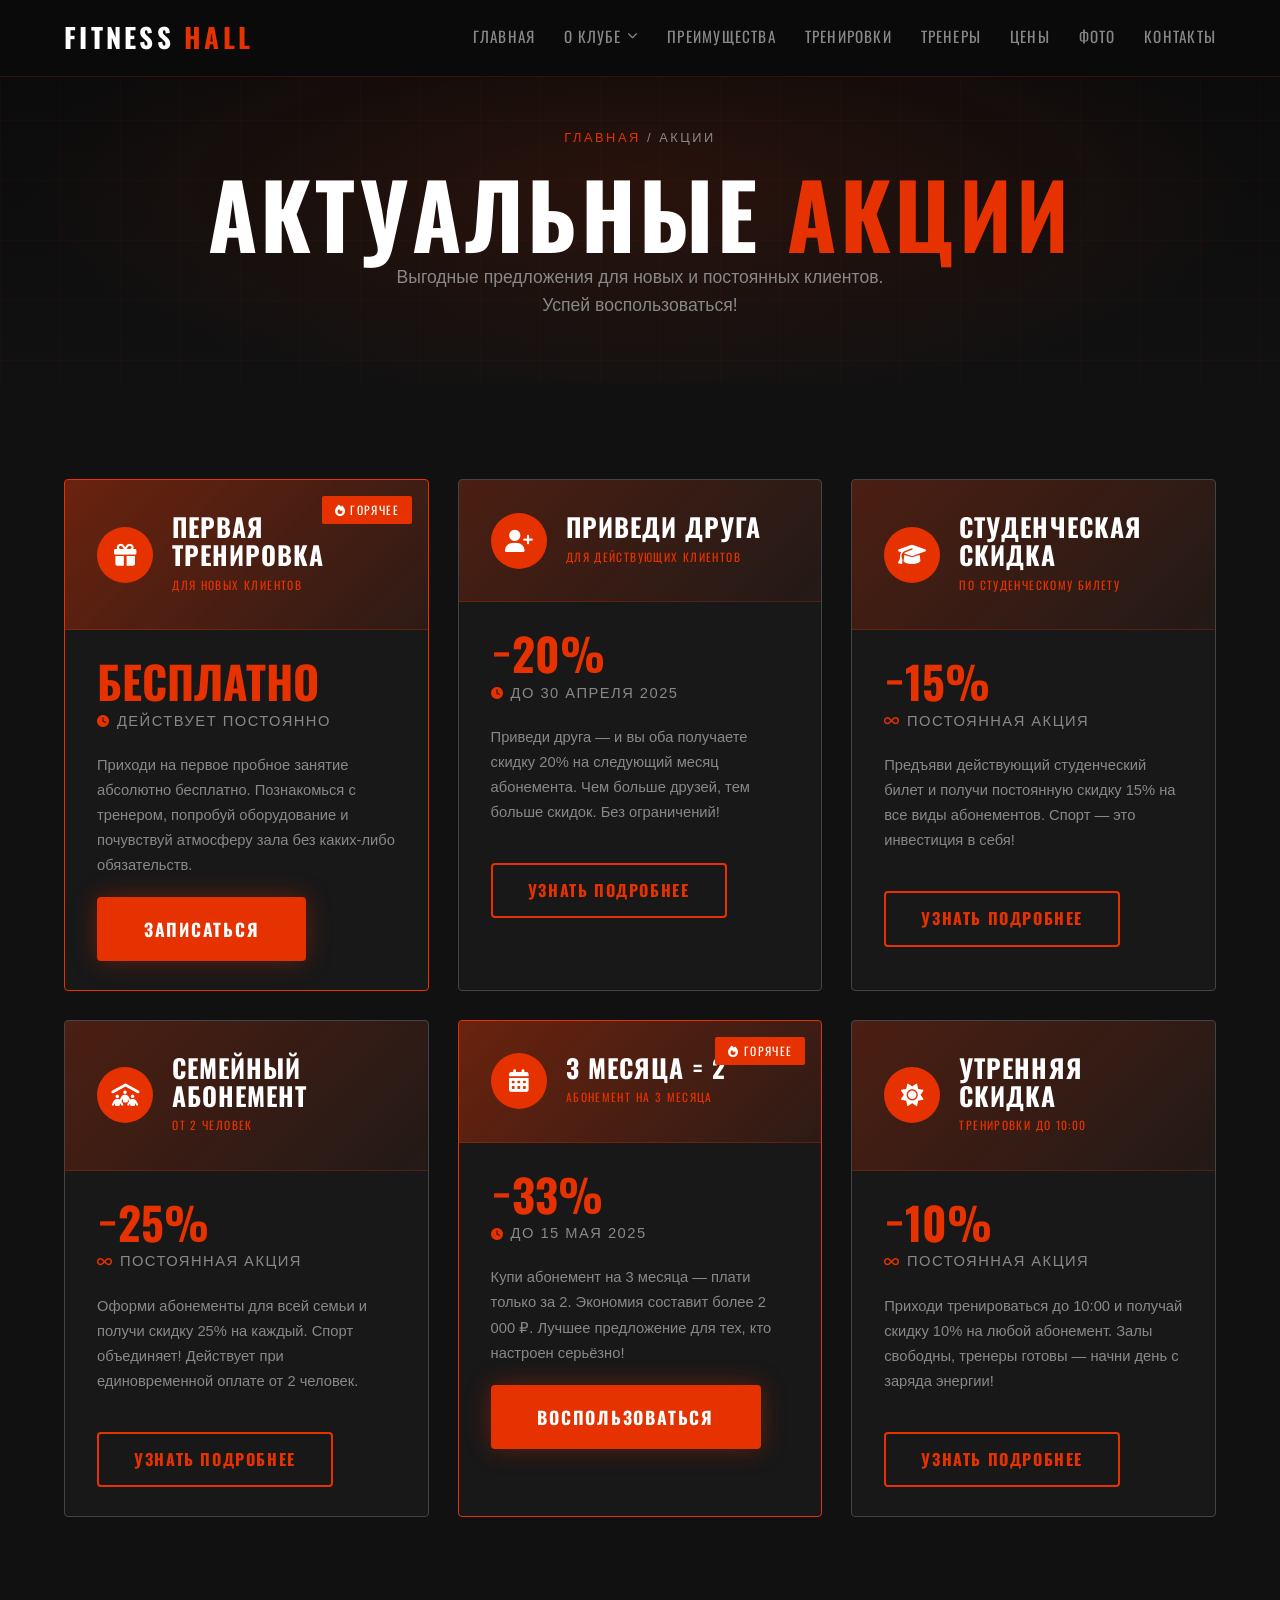
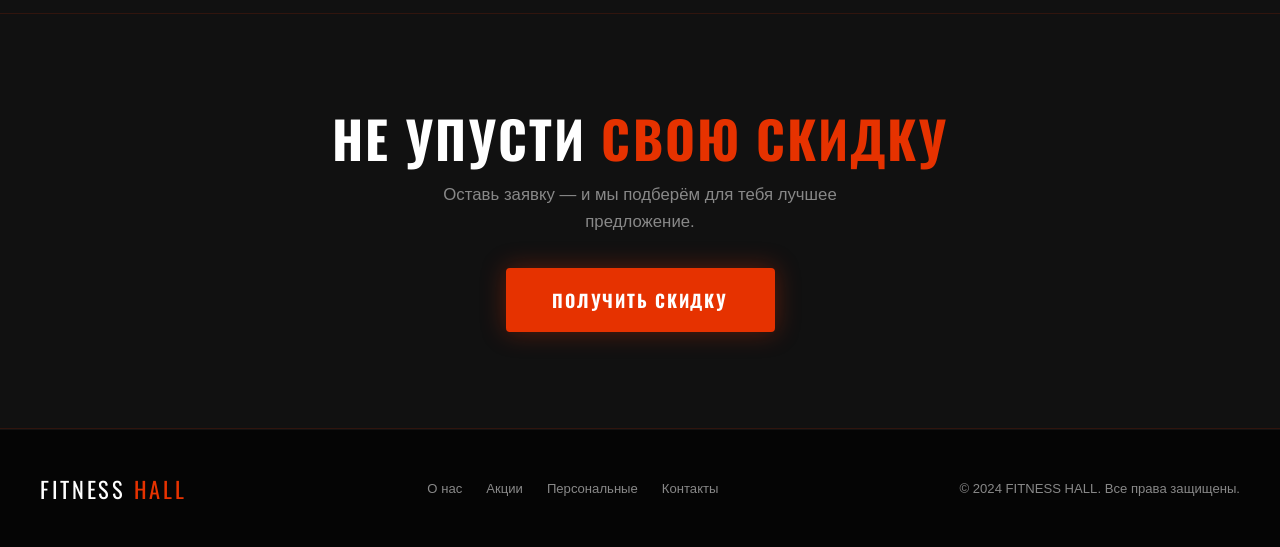
<file: akczii.html>
<!DOCTYPE html>
<html lang="ru">
<head>
  <meta charset="UTF-8" />
  <meta name="viewport" content="width=device-width, initial-scale=1.0" />
  <meta name="description" content="Актуальные акции и скидки FITNESS HALL — первая тренировка бесплатно, скидки до 33%." />
  <title>Акции — FITNESS HALL</title>

  <!-- Favicon -->
  <link rel="icon" type="image/svg+xml" href="favicon.svg" />

  <!-- Open Graph -->
  <meta property="og:type"        content="website" />
  <meta property="og:url"         content="https://maksim-konuhov.github.io/fitness-hall/akczii.html" />
  <meta property="og:title"       content="Акции — FITNESS HALL" />
  <meta property="og:description" content="Первая тренировка бесплатно, скидки до 33%, семейные абонементы. Успей воспользоваться!" />
  <meta property="og:image"       content="https://images.unsplash.com/photo-1534438327276-14e5300c3a48?w=1200&h=630&fit=crop&q=80" />
  <meta name="twitter:card"       content="summary_large_image" />
  <link rel="preconnect" href="https://fonts.googleapis.com" />
  <link rel="preconnect" href="https://fonts.gstatic.com" crossorigin />
  <link href="https://fonts.googleapis.com/css2?family=Oswald:wght@400;600;700&display=swap" rel="stylesheet" />
  <link rel="stylesheet" href="https://cdnjs.cloudflare.com/ajax/libs/font-awesome/6.5.1/css/all.min.css" />
  <link rel="stylesheet" href="css/styles.css" />
  <style>
    .page-hero {
      min-height: 42vh;
      display: flex;
      align-items: center;
      justify-content: center;
      text-align: center;
      padding: 8rem 1.5rem 4rem;
      position: relative;
      overflow: hidden;
    }
    .page-hero::before {
      content: '';
      position: absolute;
      inset: 0;
      background:
        radial-gradient(ellipse 70% 80% at 50% 50%, rgba(230,50,0,.13) 0%, transparent 70%),
        linear-gradient(180deg, #0a0a0a 0%, #111 100%);
    }
    .page-hero::after {
      content: '';
      position: absolute;
      inset: 0;
      background-image:
        linear-gradient(rgba(230,50,0,.04) 1px, transparent 1px),
        linear-gradient(90deg, rgba(230,50,0,.04) 1px, transparent 1px);
      background-size: 60px 60px;
    }
    .page-hero-content { position: relative; z-index: 1; }
    .page-hero .breadcrumb { font-size: 0.8rem; letter-spacing: 0.2em; text-transform: uppercase; color: var(--gray); margin-bottom: 1rem; }
    .page-hero .breadcrumb a { color: var(--accent); }
    .page-hero p { color: var(--gray); font-size: 1.1rem; max-width: 520px; margin: 0 auto; }

    /* promo cards */
    .promo-grid {
      display: grid;
      grid-template-columns: repeat(auto-fit, minmax(320px, 1fr));
      gap: 1.8rem;
    }
    .promo-card {
      background: var(--bg3);
      border: 1px solid var(--gray2);
      border-radius: var(--radius);
      overflow: hidden;
      transition: transform var(--transition), box-shadow var(--transition), border-color var(--transition);
    }
    .promo-card:hover {
      transform: translateY(-6px);
      box-shadow: 0 20px 60px rgba(230,50,0,.2);
      border-color: var(--accent);
    }
    .promo-card-head {
      background: linear-gradient(135deg, rgba(230,50,0,.25) 0%, rgba(230,50,0,.05) 100%);
      border-bottom: 1px solid rgba(230,50,0,.2);
      padding: 2rem;
      display: flex;
      align-items: center;
      gap: 1.2rem;
    }
    .promo-icon {
      width: 56px;
      height: 56px;
      border-radius: 50%;
      background: var(--accent);
      display: flex;
      align-items: center;
      justify-content: center;
      flex-shrink: 0;
      font-size: 1.4rem;
      color: var(--white);
    }
    .promo-card-head h3 { color: var(--white); margin-bottom: 0.2rem; }
    .promo-badge {
      font-size: 0.72rem;
      letter-spacing: 0.12em;
      text-transform: uppercase;
      color: var(--accent);
      font-family: var(--font-main);
    }
    .promo-card-body { padding: 1.8rem 2rem; }
    .promo-card-body p { color: var(--gray); font-size: 0.92rem; line-height: 1.7; margin-bottom: 1.2rem; }
    .promo-discount {
      font-family: var(--font-main);
      font-size: 2.8rem;
      font-weight: 700;
      color: var(--accent);
      line-height: 1;
      margin-bottom: 0.3rem;
    }
    .promo-valid {
      font-size: 0.78rem;
      color: var(--gray2);
      letter-spacing: 0.1em;
      text-transform: uppercase;
      margin-bottom: 1.4rem;
      display: flex;
      align-items: center;
      gap: 0.4rem;
    }
    .promo-valid i { color: var(--accent); font-size: 0.75rem; }

    /* hot badge */
    .promo-card.hot .promo-card-head {
      background: linear-gradient(135deg, rgba(230,50,0,.4) 0%, rgba(230,50,0,.1) 100%);
    }
    .promo-card.hot { border-color: var(--accent); }
    .hot-label {
      position: absolute;
      top: 1rem;
      right: 1rem;
      background: var(--accent);
      color: var(--white);
      font-family: var(--font-main);
      font-size: 0.72rem;
      letter-spacing: 0.12em;
      text-transform: uppercase;
      padding: 0.3rem 0.8rem;
      border-radius: 2px;
    }
    .promo-card { position: relative; }
  </style>
</head>
<body>

<header>
  <nav>
    <div class="logo"><a href="index.html" style="color:inherit">FITNESS<span>&nbsp;HALL</span></a></div>
    <button class="burger" aria-label="Меню" aria-expanded="false">
      <span></span><span></span><span></span>
    </button>
    <ul>
      <li><a href="index.html">Главная</a></li>
      <li class="nav-dropdown">
        <a href="#" class="dropdown-trigger">О КЛУБЕ <i class="fa-solid fa-chevron-down"></i></a>
        <ul class="dropdown-menu">
          <li><a href="about.html"><i class="fa-solid fa-info-circle"></i> О нас</a></li>
          <li><a href="akczii.html"><i class="fa-solid fa-tag"></i> Акции</a></li>
          <li><a href="personal.html"><i class="fa-solid fa-user-check"></i> Персональные тренировки</a></li>
        </ul>
      </li>
      <li><a href="index.html#advantages">Преимущества</a></li>
      <li><a href="index.html#services">Тренировки</a></li>
      <li><a href="index.html#trainers">Тренеры</a></li>
      <li><a href="index.html#prices">Цены</a></li>
      <li><a href="index.html#gallery">Фото</a></li>
      <li><a href="index.html#contacts">Контакты</a></li>
    </ul>
  </nav>
</header>

<!-- HERO -->
<div class="page-hero">
  <div class="page-hero-content fade-up">
    <p class="breadcrumb"><a href="index.html">Главная</a> / Акции</p>
    <h1>АКТУАЛЬНЫЕ <span style="color:var(--accent)">АКЦИИ</span></h1>
    <p>Выгодные предложения для новых и постоянных клиентов. Успей воспользоваться!</p>
  </div>
</div>

<!-- АКЦИИ -->
<section style="background:var(--bg2)">
  <div class="container">
    <div class="promo-grid">

      <div class="promo-card hot fade-up">
        <span class="hot-label"><i class="fa-solid fa-fire"></i> Горячее</span>
        <div class="promo-card-head">
          <div class="promo-icon"><i class="fa-solid fa-gift"></i></div>
          <div>
            <h3>ПЕРВАЯ ТРЕНИРОВКА</h3>
            <span class="promo-badge">Для новых клиентов</span>
          </div>
        </div>
        <div class="promo-card-body">
          <div class="promo-discount">БЕСПЛАТНО</div>
          <p class="promo-valid"><i class="fa-solid fa-clock"></i> Действует постоянно</p>
          <p>Приходи на первое пробное занятие абсолютно бесплатно. Познакомься с тренером, попробуй оборудование и почувствуй атмосферу зала без каких-либо обязательств.</p>
          <a href="index.html#contacts" class="btn-primary" data-modal>ЗАПИСАТЬСЯ</a>
        </div>
      </div>

      <div class="promo-card fade-up">
        <div class="promo-card-head">
          <div class="promo-icon"><i class="fa-solid fa-user-plus"></i></div>
          <div>
            <h3>ПРИВЕДИ ДРУГА</h3>
            <span class="promo-badge">Для действующих клиентов</span>
          </div>
        </div>
        <div class="promo-card-body">
          <div class="promo-discount">−20%</div>
          <p class="promo-valid"><i class="fa-solid fa-clock"></i> До 30 апреля 2025</p>
          <p>Приведи друга — и вы оба получаете скидку 20% на следующий месяц абонемента. Чем больше друзей, тем больше скидок. Без ограничений!</p>
          <a href="index.html#contacts" class="btn-secondary" data-modal>УЗНАТЬ ПОДРОБНЕЕ</a>
        </div>
      </div>

      <div class="promo-card fade-up">
        <div class="promo-card-head">
          <div class="promo-icon"><i class="fa-solid fa-graduation-cap"></i></div>
          <div>
            <h3>СТУДЕНЧЕСКАЯ СКИДКА</h3>
            <span class="promo-badge">По студенческому билету</span>
          </div>
        </div>
        <div class="promo-card-body">
          <div class="promo-discount">−15%</div>
          <p class="promo-valid"><i class="fa-solid fa-infinity"></i> Постоянная акция</p>
          <p>Предъяви действующий студенческий билет и получи постоянную скидку 15% на все виды абонементов. Спорт — это инвестиция в себя!</p>
          <a href="index.html#contacts" class="btn-secondary" data-modal>УЗНАТЬ ПОДРОБНЕЕ</a>
        </div>
      </div>

      <div class="promo-card fade-up">
        <div class="promo-card-head">
          <div class="promo-icon"><i class="fa-solid fa-people-roof"></i></div>
          <div>
            <h3>СЕМЕЙНЫЙ АБОНЕМЕНТ</h3>
            <span class="promo-badge">От 2 человек</span>
          </div>
        </div>
        <div class="promo-card-body">
          <div class="promo-discount">−25%</div>
          <p class="promo-valid"><i class="fa-solid fa-infinity"></i> Постоянная акция</p>
          <p>Оформи абонементы для всей семьи и получи скидку 25% на каждый. Спорт объединяет! Действует при единовременной оплате от 2 человек.</p>
          <a href="index.html#contacts" class="btn-secondary" data-modal>УЗНАТЬ ПОДРОБНЕЕ</a>
        </div>
      </div>

      <div class="promo-card hot fade-up">
        <span class="hot-label"><i class="fa-solid fa-fire"></i> Горячее</span>
        <div class="promo-card-head">
          <div class="promo-icon"><i class="fa-solid fa-calendar-days"></i></div>
          <div>
            <h3>3 МЕСЯЦА = 2</h3>
            <span class="promo-badge">Абонемент на 3 месяца</span>
          </div>
        </div>
        <div class="promo-card-body">
          <div class="promo-discount">−33%</div>
          <p class="promo-valid"><i class="fa-solid fa-clock"></i> До 15 мая 2025</p>
          <p>Купи абонемент на 3 месяца — плати только за 2. Экономия составит более 2 000 ₽. Лучшее предложение для тех, кто настроен серьёзно!</p>
          <a href="index.html#contacts" class="btn-primary" data-modal>ВОСПОЛЬЗОВАТЬСЯ</a>
        </div>
      </div>

      <div class="promo-card fade-up">
        <div class="promo-card-head">
          <div class="promo-icon"><i class="fa-solid fa-sun"></i></div>
          <div>
            <h3>УТРЕННЯЯ СКИДКА</h3>
            <span class="promo-badge">Тренировки до 10:00</span>
          </div>
        </div>
        <div class="promo-card-body">
          <div class="promo-discount">−10%</div>
          <p class="promo-valid"><i class="fa-solid fa-infinity"></i> Постоянная акция</p>
          <p>Приходи тренироваться до 10:00 и получай скидку 10% на любой абонемент. Залы свободны, тренеры готовы — начни день с заряда энергии!</p>
          <a href="index.html#contacts" class="btn-secondary" data-modal>УЗНАТЬ ПОДРОБНЕЕ</a>
        </div>
      </div>

    </div>
  </div>
</section>

<!-- CTA -->
<section id="cta">
  <div class="container">
    <h2>НЕ УПУСТИ <span style="color:var(--accent)">СВОЮ СКИДКУ</span></h2>
    <p>Оставь заявку — и мы подберём для тебя лучшее предложение.</p>
    <a href="#" class="btn-primary" data-modal>ПОЛУЧИТЬ СКИДКУ</a>
  </div>
</section>

<footer>
  <div class="footer-inner">
    <div class="footer-logo">FITNESS<span style="color:var(--accent)">&nbsp;HALL</span></div>
    <nav class="footer-links">
      <a href="about.html">О нас</a>
      <a href="akczii.html">Акции</a>
      <a href="personal.html">Персональные</a>
      <a href="index.html#contacts">Контакты</a>
    </nav>
    <p>&copy; 2024 FITNESS HALL. Все права защищены.</p>
  </div>
</footer>

<div class="modal-overlay" role="dialog" aria-modal="true">
  <div class="modal">
    <button class="modal-close">&times;</button>
    <h3><i class="fa-solid fa-bolt"></i> ЗАПИСАТЬСЯ</h3>
    <p>Оставьте контакты — перезвоним в течение 15 минут.</p>
    <form class="contact-form modal-form" novalidate>
      <input type="text" placeholder="Ваше имя"  required />
      <input type="tel"  placeholder="Телефон"   required />
      <button type="submit" class="btn-primary" style="width:100%;text-align:center">ОТПРАВИТЬ</button>
    </form>
  </div>
</div>

<script src="js/script.js"></script>
</body>
</html>
</file>
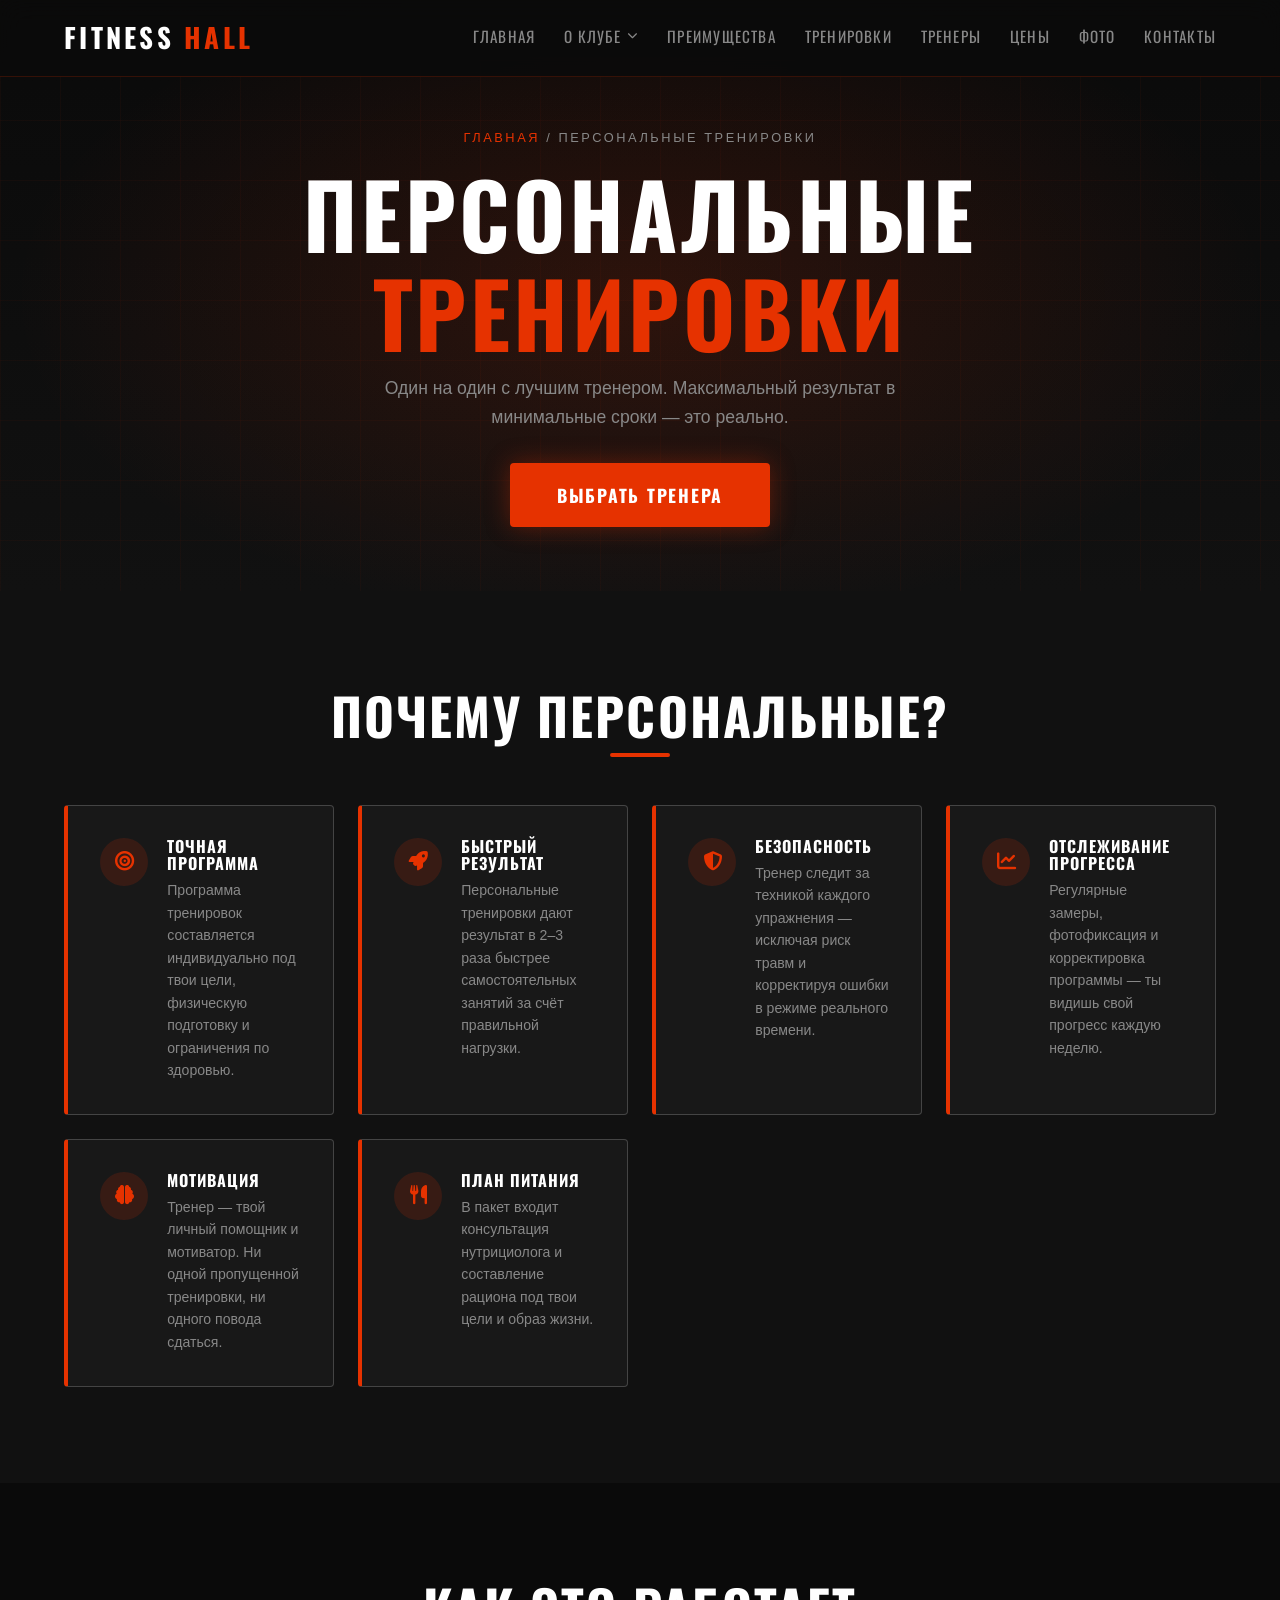
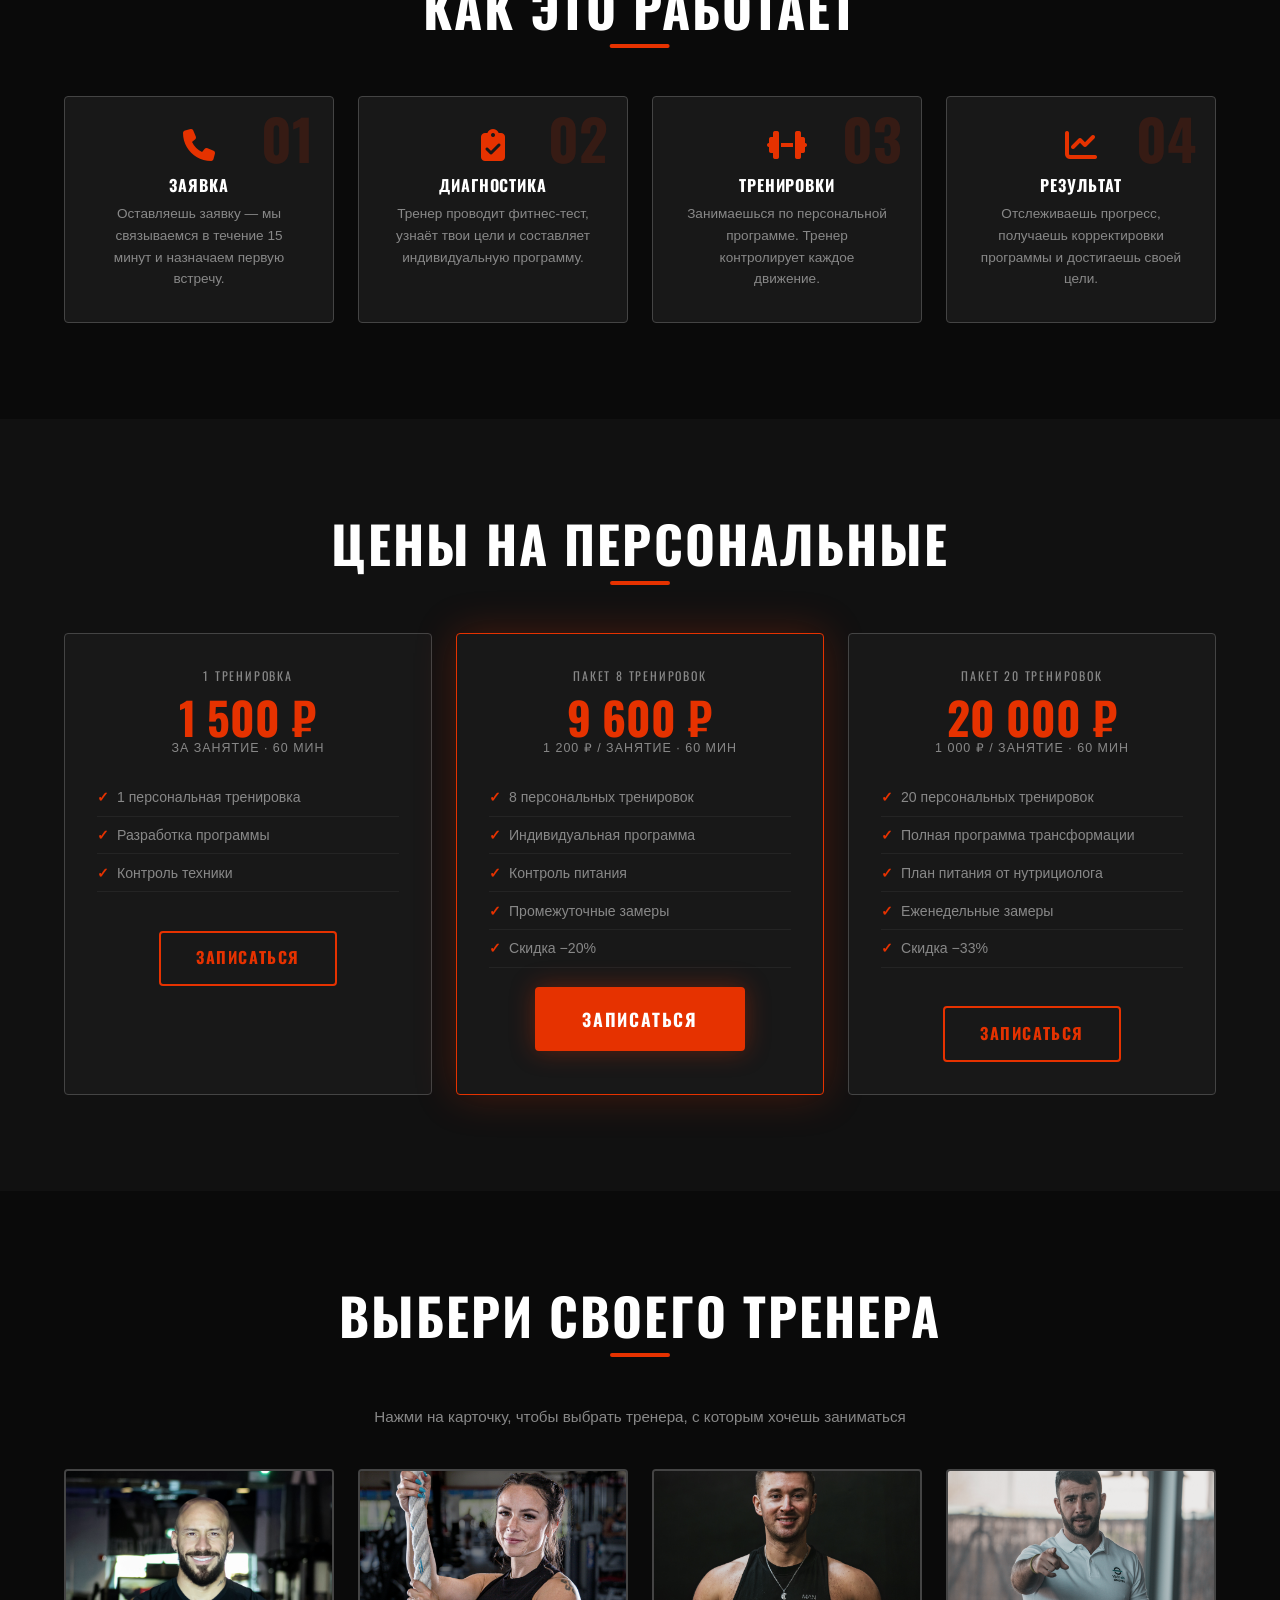
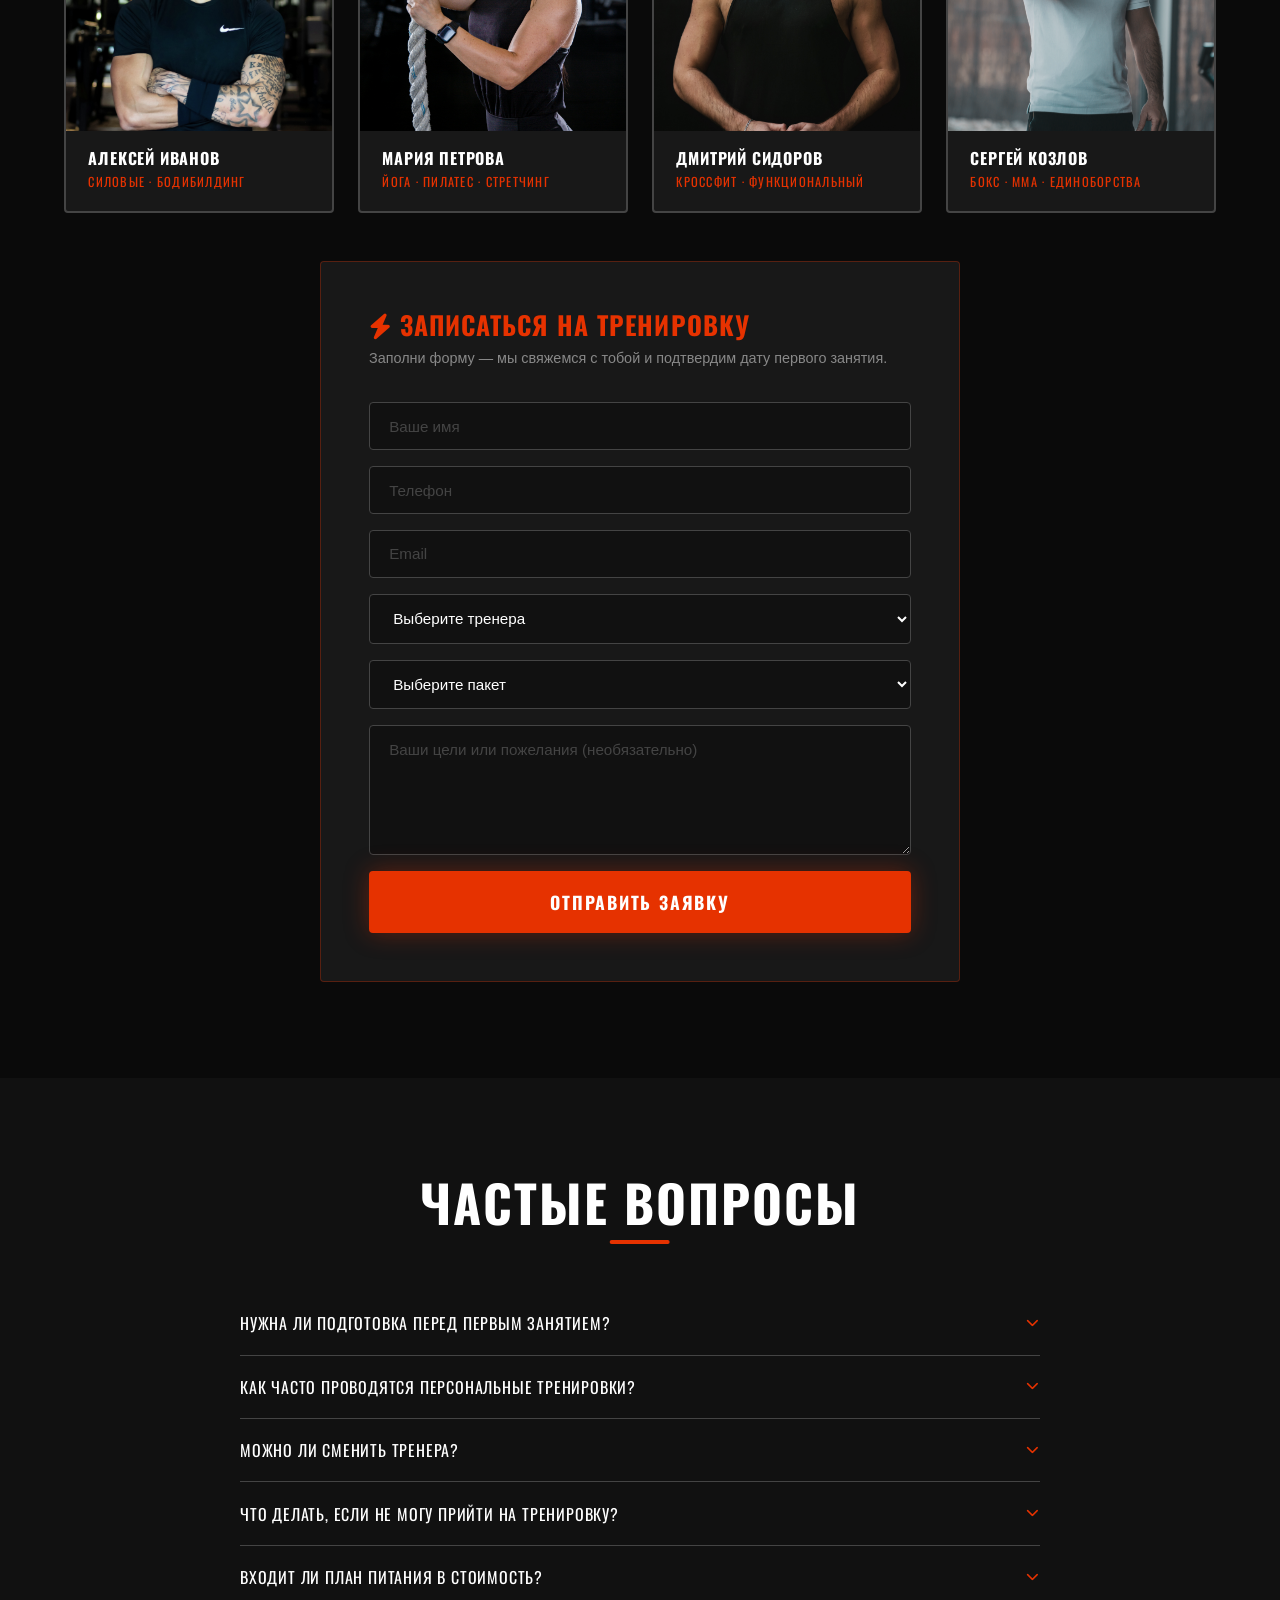
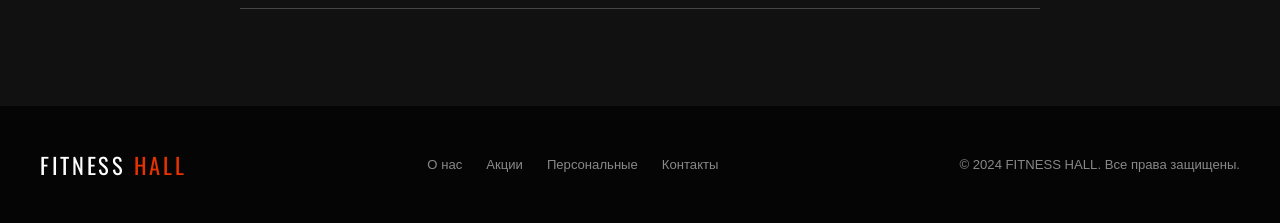
<file: personal.html>
<!DOCTYPE html>
<html lang="ru">
<head>
  <meta charset="UTF-8" />
  <meta name="viewport" content="width=device-width, initial-scale=1.0" />
  <meta name="description" content="Персональные тренировки в FITNESS HALL — индивидуальная программа, быстрый результат, выбор тренера." />
  <title>Персональные тренировки — FITNESS HALL</title>

  <!-- Favicon -->
  <link rel="icon" type="image/svg+xml" href="favicon.svg" />

  <!-- Open Graph -->
  <meta property="og:type"        content="website" />
  <meta property="og:url"         content="https://maksim-konuhov.github.io/fitness-hall/personal.html" />
  <meta property="og:title"       content="Персональные тренировки — FITNESS HALL" />
  <meta property="og:description" content="Один на один с профессиональным тренером. Пакеты от 1 500 ₽. Первая тренировка бесплатно!" />
  <meta property="og:image"       content="https://images.unsplash.com/photo-1534438327276-14e5300c3a48?w=1200&h=630&fit=crop&q=80" />
  <meta name="twitter:card"       content="summary_large_image" />
  <link rel="preconnect" href="https://fonts.googleapis.com" />
  <link rel="preconnect" href="https://fonts.gstatic.com" crossorigin />
  <link href="https://fonts.googleapis.com/css2?family=Oswald:wght@400;600;700&display=swap" rel="stylesheet" />
  <link rel="stylesheet" href="https://cdnjs.cloudflare.com/ajax/libs/font-awesome/6.5.1/css/all.min.css" />
  <link rel="stylesheet" href="css/styles.css" />
  <style>
    /* PAGE HERO */
    .page-hero {
      min-height: 50vh;
      display: flex;
      align-items: center;
      justify-content: center;
      text-align: center;
      padding: 8rem 1.5rem 4rem;
      position: relative;
      overflow: hidden;
    }
    .page-hero::before {
      content: '';
      position: absolute;
      inset: 0;
      background:
        radial-gradient(ellipse 70% 80% at 50% 50%, rgba(230,50,0,.15) 0%, transparent 70%),
        linear-gradient(180deg, #0a0a0a 0%, #111 100%);
    }
    .page-hero::after {
      content: '';
      position: absolute;
      inset: 0;
      background-image:
        linear-gradient(rgba(230,50,0,.04) 1px, transparent 1px),
        linear-gradient(90deg, rgba(230,50,0,.04) 1px, transparent 1px);
      background-size: 60px 60px;
    }
    .page-hero-content { position: relative; z-index: 1; }
    .page-hero .breadcrumb { font-size: 0.8rem; letter-spacing: 0.2em; text-transform: uppercase; color: var(--gray); margin-bottom: 1rem; }
    .page-hero .breadcrumb a { color: var(--accent); }
    .page-hero p.sub { color: var(--gray); font-size: 1.1rem; max-width: 580px; margin: 0.8rem auto 2rem; }

    /* BENEFITS */
    .benefits-grid {
      display: grid;
      grid-template-columns: repeat(auto-fit, minmax(260px, 1fr));
      gap: 1.5rem;
    }
    .benefit-card {
      background: var(--bg3);
      border: 1px solid var(--gray2);
      border-left: 4px solid var(--accent);
      padding: 2rem;
      border-radius: var(--radius);
      display: flex;
      gap: 1.2rem;
      align-items: flex-start;
      transition: transform var(--transition), box-shadow var(--transition);
    }
    .benefit-card:hover { transform: translateY(-4px); box-shadow: 0 12px 40px rgba(230,50,0,.15); }
    .benefit-card-icon {
      width: 48px;
      height: 48px;
      border-radius: 50%;
      background: rgba(230,50,0,.15);
      display: flex;
      align-items: center;
      justify-content: center;
      flex-shrink: 0;
      font-size: 1.2rem;
      color: var(--accent);
    }
    .benefit-card h4 { font-family: var(--font-main); letter-spacing: 0.06em; margin-bottom: 0.4rem; }
    .benefit-card p  { color: var(--gray); font-size: 0.88rem; line-height: 1.6; }

    /* STEPS */
    .steps-list {
      display: grid;
      grid-template-columns: repeat(auto-fit, minmax(220px, 1fr));
      gap: 1.5rem;
      counter-reset: steps;
    }
    .step {
      background: var(--bg3);
      border: 1px solid var(--gray2);
      border-radius: var(--radius);
      padding: 2rem;
      text-align: center;
      position: relative;
      counter-increment: steps;
    }
    .step::before {
      content: counter(steps, decimal-leading-zero);
      font-family: var(--font-main);
      font-size: 3.5rem;
      font-weight: 700;
      color: rgba(230,50,0,.15);
      position: absolute;
      top: 0.8rem;
      right: 1.2rem;
      line-height: 1;
    }
    .step i   { font-size: 2rem; color: var(--accent); margin-bottom: 1rem; display: block; }
    .step h4  { font-family: var(--font-main); letter-spacing: 0.06em; margin-bottom: 0.5rem; }
    .step p   { color: var(--gray); font-size: 0.85rem; }

    /* PERSONAL PRICES */
    .personal-prices {
      display: grid;
      grid-template-columns: repeat(auto-fit, minmax(240px, 1fr));
      gap: 1.5rem;
    }
    .pp-card {
      background: var(--bg3);
      border: 1px solid var(--gray2);
      border-radius: var(--radius);
      padding: 2rem;
      text-align: center;
      transition: border-color var(--transition), box-shadow var(--transition), transform var(--transition);
    }
    .pp-card:hover {
      border-color: var(--accent);
      box-shadow: 0 16px 48px rgba(230,50,0,.2);
      transform: translateY(-4px);
    }
    .pp-card.featured { border-color: var(--accent); box-shadow: 0 0 40px rgba(230,50,0,.25); }
    .pp-sessions {
      font-family: var(--font-main);
      font-size: 0.75rem;
      letter-spacing: 0.15em;
      text-transform: uppercase;
      color: var(--gray);
      margin-bottom: 0.6rem;
    }
    .pp-price-num {
      font-family: var(--font-main);
      font-size: 2.8rem;
      font-weight: 700;
      color: var(--accent);
      line-height: 1;
    }
    .pp-price-per { font-size: 0.78rem; color: var(--gray); margin-bottom: 1.2rem; text-transform: uppercase; letter-spacing: 0.08em; }
    .pp-card ul   { text-align: left; margin-bottom: 1.2rem; }
    .pp-card ul li {
      color: var(--gray);
      font-size: 0.88rem;
      padding: 0.45rem 0;
      border-bottom: 1px solid rgba(255,255,255,.05);
      display: flex;
      align-items: center;
      gap: 0.5rem;
    }
    .pp-card ul li::before { content: '✓'; color: var(--accent); font-weight: 700; flex-shrink: 0; }

    /* TRAINERS SELECT */
    .trainers-select {
      display: grid;
      grid-template-columns: repeat(auto-fit, minmax(250px, 1fr));
      gap: 1.5rem;
    }
    .trainer-pick {
      background: var(--bg3);
      border: 2px solid var(--gray2);
      border-radius: var(--radius);
      overflow: hidden;
      cursor: pointer;
      transition: border-color var(--transition), transform var(--transition), box-shadow var(--transition);
    }
    .trainer-pick:hover,
    .trainer-pick.selected {
      border-color: var(--accent);
      transform: translateY(-4px);
      box-shadow: 0 16px 40px rgba(230,50,0,.25);
    }
    .trainer-pick.selected::after {
      content: '✓ ВЫБРАН';
      display: block;
      background: var(--accent);
      text-align: center;
      font-family: var(--font-main);
      font-size: 0.8rem;
      letter-spacing: 0.12em;
      padding: 0.4rem;
      color: var(--white);
    }
    .trainer-pick img {
      width: 100%;
      height: 260px;
      object-fit: cover;
      filter: grayscale(30%);
      transition: filter 0.4s ease;
    }
    .trainer-pick:hover img,
    .trainer-pick.selected img { filter: grayscale(0%); }
    .trainer-pick-info { padding: 1.2rem 1.4rem; }
    .trainer-pick-info h4 { font-family: var(--font-main); letter-spacing: 0.05em; margin-bottom: 0.25rem; }
    .trainer-pick-info .spec { font-size: 0.78rem; color: var(--accent); text-transform: uppercase; font-family: var(--font-main); letter-spacing: 0.1em; }

    /* BOOK FORM */
    .book-form-wrap {
      max-width: 640px;
      margin: 0 auto;
      background: var(--bg3);
      border: 1px solid rgba(230,50,0,.3);
      border-radius: var(--radius);
      padding: 3rem;
    }
    .book-form-wrap h3 { margin-bottom: 0.5rem; color: var(--accent); }
    .book-form-wrap > p { color: var(--gray); font-size: 0.9rem; margin-bottom: 2rem; }
    .book-form {
      display: flex;
      flex-direction: column;
      gap: 1rem;
    }
    .book-form input,
    .book-form select,
    .book-form textarea {
      background: var(--bg2);
      border: 1px solid var(--gray2);
      border-radius: var(--radius);
      color: var(--white);
      font-family: var(--font-body);
      font-size: 0.95rem;
      padding: 0.9rem 1.2rem;
      outline: none;
      transition: border-color var(--transition), box-shadow var(--transition);
    }
    .book-form select option { background: var(--bg2); }
    .book-form input:focus,
    .book-form select:focus,
    .book-form textarea:focus {
      border-color: var(--accent);
      box-shadow: 0 0 0 3px rgba(230,50,0,.15);
    }
    .book-form input::placeholder,
    .book-form textarea::placeholder { color: var(--gray2); }

    /* FAQ */
    .faq-list { max-width: 800px; margin: 0 auto; }
    .faq-item {
      border-bottom: 1px solid var(--gray2);
      overflow: hidden;
    }
    .faq-question {
      width: 100%;
      background: none;
      border: none;
      text-align: left;
      color: var(--white);
      font-family: var(--font-main);
      font-size: 1rem;
      letter-spacing: 0.05em;
      text-transform: uppercase;
      padding: 1.2rem 0;
      cursor: pointer;
      display: flex;
      justify-content: space-between;
      align-items: center;
      gap: 1rem;
      transition: color var(--transition);
    }
    .faq-question:hover { color: var(--accent); }
    .faq-question i {
      color: var(--accent);
      font-size: 0.8rem;
      flex-shrink: 0;
      transition: transform var(--transition);
    }
    .faq-item.open .faq-question i { transform: rotate(180deg); }
    .faq-answer {
      max-height: 0;
      overflow: hidden;
      transition: max-height 0.35s ease;
    }
    .faq-item.open .faq-answer { max-height: 200px; }
    .faq-answer p { color: var(--gray); font-size: 0.9rem; line-height: 1.7; padding-bottom: 1.2rem; }

    @media (max-width: 700px) { .book-form-wrap { padding: 2rem 1.5rem; } }
  </style>
</head>
<body>

<header>
  <nav>
    <div class="logo"><a href="index.html" style="color:inherit">FITNESS<span>&nbsp;HALL</span></a></div>
    <button class="burger" aria-label="Меню" aria-expanded="false">
      <span></span><span></span><span></span>
    </button>
    <ul>
      <li><a href="index.html">Главная</a></li>
      <li class="nav-dropdown">
        <a href="#" class="dropdown-trigger">О КЛУБЕ <i class="fa-solid fa-chevron-down"></i></a>
        <ul class="dropdown-menu">
          <li><a href="about.html"><i class="fa-solid fa-info-circle"></i> О нас</a></li>
          <li><a href="akczii.html"><i class="fa-solid fa-tag"></i> Акции</a></li>
          <li><a href="personal.html"><i class="fa-solid fa-user-check"></i> Персональные тренировки</a></li>
        </ul>
      </li>
      <li><a href="index.html#advantages">Преимущества</a></li>
      <li><a href="index.html#services">Тренировки</a></li>
      <li><a href="index.html#trainers">Тренеры</a></li>
      <li><a href="index.html#prices">Цены</a></li>
      <li><a href="index.html#gallery">Фото</a></li>
      <li><a href="index.html#contacts">Контакты</a></li>
    </ul>
  </nav>
</header>

<!-- HERO -->
<div class="page-hero">
  <div class="page-hero-content fade-up">
    <p class="breadcrumb"><a href="index.html">Главная</a> / Персональные тренировки</p>
    <h1>ПЕРСОНАЛЬНЫЕ <span style="color:var(--accent)">ТРЕНИРОВКИ</span></h1>
    <p class="sub">Один на один с лучшим тренером. Максимальный результат в минимальные сроки — это реально.</p>
    <a href="#book" class="btn-primary">ВЫБРАТЬ ТРЕНЕРА</a>
  </div>
</div>

<!-- ПРЕИМУЩЕСТВА -->
<section style="background:var(--bg2)">
  <div class="container">
    <h2 class="section-title">ПОЧЕМУ ПЕРСОНАЛЬНЫЕ?</h2>
    <div class="benefits-grid">
      <div class="benefit-card fade-up">
        <div class="benefit-card-icon"><i class="fa-solid fa-bullseye"></i></div>
        <div>
          <h4>ТОЧНАЯ ПРОГРАММА</h4>
          <p>Программа тренировок составляется индивидуально под твои цели, физическую подготовку и ограничения по здоровью.</p>
        </div>
      </div>
      <div class="benefit-card fade-up">
        <div class="benefit-card-icon"><i class="fa-solid fa-rocket"></i></div>
        <div>
          <h4>БЫСТРЫЙ РЕЗУЛЬТАТ</h4>
          <p>Персональные тренировки дают результат в 2–3 раза быстрее самостоятельных занятий за счёт правильной нагрузки.</p>
        </div>
      </div>
      <div class="benefit-card fade-up">
        <div class="benefit-card-icon"><i class="fa-solid fa-shield-halved"></i></div>
        <div>
          <h4>БЕЗОПАСНОСТЬ</h4>
          <p>Тренер следит за техникой каждого упражнения — исключая риск травм и корректируя ошибки в режиме реального времени.</p>
        </div>
      </div>
      <div class="benefit-card fade-up">
        <div class="benefit-card-icon"><i class="fa-solid fa-chart-line"></i></div>
        <div>
          <h4>ОТСЛЕЖИВАНИЕ ПРОГРЕССА</h4>
          <p>Регулярные замеры, фотофиксация и корректировка программы — ты видишь свой прогресс каждую неделю.</p>
        </div>
      </div>
      <div class="benefit-card fade-up">
        <div class="benefit-card-icon"><i class="fa-solid fa-brain"></i></div>
        <div>
          <h4>МОТИВАЦИЯ</h4>
          <p>Тренер — твой личный помощник и мотиватор. Ни одной пропущенной тренировки, ни одного повода сдаться.</p>
        </div>
      </div>
      <div class="benefit-card fade-up">
        <div class="benefit-card-icon"><i class="fa-solid fa-utensils"></i></div>
        <div>
          <h4>ПЛАН ПИТАНИЯ</h4>
          <p>В пакет входит консультация нутрициолога и составление рациона под твои цели и образ жизни.</p>
        </div>
      </div>
    </div>
  </div>
</section>

<!-- КАК ЭТО РАБОТАЕТ -->
<section style="background:var(--bg)">
  <div class="container">
    <h2 class="section-title">КАК ЭТО РАБОТАЕТ</h2>
    <div class="steps-list">
      <div class="step fade-up">
        <i class="fa-solid fa-phone"></i>
        <h4>ЗАЯВКА</h4>
        <p>Оставляешь заявку — мы связываемся в течение 15 минут и назначаем первую встречу.</p>
      </div>
      <div class="step fade-up">
        <i class="fa-solid fa-clipboard-check"></i>
        <h4>ДИАГНОСТИКА</h4>
        <p>Тренер проводит фитнес-тест, узнаёт твои цели и составляет индивидуальную программу.</p>
      </div>
      <div class="step fade-up">
        <i class="fa-solid fa-dumbbell"></i>
        <h4>ТРЕНИРОВКИ</h4>
        <p>Занимаешься по персональной программе. Тренер контролирует каждое движение.</p>
      </div>
      <div class="step fade-up">
        <i class="fa-solid fa-chart-line"></i>
        <h4>РЕЗУЛЬТАТ</h4>
        <p>Отслеживаешь прогресс, получаешь корректировки программы и достигаешь своей цели.</p>
      </div>
    </div>
  </div>
</section>

<!-- ЦЕНЫ -->
<section style="background:var(--bg2)">
  <div class="container">
    <h2 class="section-title">ЦЕНЫ НА ПЕРСОНАЛЬНЫЕ</h2>
    <div class="personal-prices">

      <div class="pp-card fade-up">
        <p class="pp-sessions">1 тренировка</p>
        <div class="pp-price-num">1 500 ₽</div>
        <p class="pp-price-per">за занятие · 60 мин</p>
        <ul>
          <li>1 персональная тренировка</li>
          <li>Разработка программы</li>
          <li>Контроль техники</li>
        </ul>
        <a href="#book" class="btn-secondary">ЗАПИСАТЬСЯ</a>
      </div>

      <div class="pp-card featured fade-up">
        <p class="pp-sessions">Пакет 8 тренировок</p>
        <div class="pp-price-num">9 600 ₽</div>
        <p class="pp-price-per">1 200 ₽ / занятие · 60 мин</p>
        <ul>
          <li>8 персональных тренировок</li>
          <li>Индивидуальная программа</li>
          <li>Контроль питания</li>
          <li>Промежуточные замеры</li>
          <li>Скидка −20%</li>
        </ul>
        <a href="#book" class="btn-primary">ЗАПИСАТЬСЯ</a>
      </div>

      <div class="pp-card fade-up">
        <p class="pp-sessions">Пакет 20 тренировок</p>
        <div class="pp-price-num">20 000 ₽</div>
        <p class="pp-price-per">1 000 ₽ / занятие · 60 мин</p>
        <ul>
          <li>20 персональных тренировок</li>
          <li>Полная программа трансформации</li>
          <li>План питания от нутрициолога</li>
          <li>Еженедельные замеры</li>
          <li>Скидка −33%</li>
        </ul>
        <a href="#book" class="btn-secondary">ЗАПИСАТЬСЯ</a>
      </div>

    </div>
  </div>
</section>

<!-- ВЫБОР ТРЕНЕРА -->
<section id="book" style="background:var(--bg)">
  <div class="container">
    <h2 class="section-title">ВЫБЕРИ СВОЕГО ТРЕНЕРА</h2>
    <p style="text-align:center;color:var(--gray);margin-bottom:2.5rem;font-size:0.95rem">Нажми на карточку, чтобы выбрать тренера, с которым хочешь заниматься</p>

    <div class="trainers-select" id="trainersSelect">
      <div class="trainer-pick fade-up" data-name="Алексей Иванов">
        <img src="treners/abdullah-ali-L2Nw-onZOX4-unsplash.jpg" alt="Алексей Иванов" loading="lazy" />
        <div class="trainer-pick-info">
          <h4>АЛЕКСЕЙ ИВАНОВ</h4>
          <p class="spec">Силовые · Бодибилдинг</p>
        </div>
      </div>
      <div class="trainer-pick fade-up" data-name="Мария Петрова">
        <img src="treners/rafik-wahba-ZkAy5kqvs-A-unsplash.jpg" alt="Мария Петрова" loading="lazy" />
        <div class="trainer-pick-info">
          <h4>МАРИЯ ПЕТРОВА</h4>
          <p class="spec">Йога · Пилатес · Стретчинг</p>
        </div>
      </div>
      <div class="trainer-pick fade-up" data-name="Дмитрий Сидоров">
        <img src="treners/samuel-girven-Ppua0I4VjqE-unsplash.jpg" alt="Дмитрий Сидоров" loading="lazy" />
        <div class="trainer-pick-info">
          <h4>ДМИТРИЙ СИДОРОВ</h4>
          <p class="spec">Кроссфит · Функциональный</p>
        </div>
      </div>
      <div class="trainer-pick fade-up" data-name="Сергей Козлов">
        <img src="treners/sergio-kian-KF2be1Gildw-unsplash.jpg" alt="Сергей Козлов" loading="lazy" />
        <div class="trainer-pick-info">
          <h4>СЕРГЕЙ КОЗЛОВ</h4>
          <p class="spec">Бокс · MMA · Единоборства</p>
        </div>
      </div>
    </div>

    <!-- ФОРМА ЗАПИСИ -->
    <div style="margin-top:3rem">
      <div class="book-form-wrap">
        <h3><i class="fa-solid fa-bolt"></i> ЗАПИСАТЬСЯ НА ТРЕНИРОВКУ</h3>
        <p>Заполни форму — мы свяжемся с тобой и подтвердим дату первого занятия.</p>
        <form class="book-form contact-form" novalidate>
          <input type="text"  id="bookName"    placeholder="Ваше имя"  required />
          <input type="tel"   id="bookPhone"   placeholder="Телефон"   required />
          <input type="email" id="bookEmail"   placeholder="Email"     />
          <select id="bookTrainer">
            <option value="" disabled selected>Выберите тренера</option>
            <option>Алексей Иванов — Силовые / Бодибилдинг</option>
            <option>Мария Петрова — Йога / Пилатес</option>
            <option>Дмитрий Сидоров — Кроссфит</option>
            <option>Сергей Козлов — Бокс / MMA</option>
          </select>
          <select id="bookPackage">
            <option value="" disabled selected>Выберите пакет</option>
            <option>1 тренировка — 1 500 ₽</option>
            <option>Пакет 8 тренировок — 9 600 ₽</option>
            <option>Пакет 20 тренировок — 20 000 ₽</option>
          </select>
          <textarea placeholder="Ваши цели или пожелания (необязательно)"></textarea>
          <button type="submit" class="btn-primary" style="width:100%;text-align:center">ОТПРАВИТЬ ЗАЯВКУ</button>
        </form>
      </div>
    </div>
  </div>
</section>

<!-- FAQ -->
<section style="background:var(--bg2)">
  <div class="container">
    <h2 class="section-title">ЧАСТЫЕ ВОПРОСЫ</h2>
    <div class="faq-list">

      <div class="faq-item">
        <button class="faq-question">Нужна ли подготовка перед первым занятием? <i class="fa-solid fa-chevron-down"></i></button>
        <div class="faq-answer"><p>Нет. На первой встрече тренер оценит твой уровень и составит программу с нуля. Главное — прийти в удобной спортивной одежде и хорошем настроении.</p></div>
      </div>

      <div class="faq-item">
        <button class="faq-question">Как часто проводятся персональные тренировки? <i class="fa-solid fa-chevron-down"></i></button>
        <div class="faq-answer"><p>Оптимальный ритм — 2–3 раза в неделю. Расписание составляется индивидуально и удобно для тебя. Тренер гибко подстраивается под твой график.</p></div>
      </div>

      <div class="faq-item">
        <button class="faq-question">Можно ли сменить тренера? <i class="fa-solid fa-chevron-down"></i></button>
        <div class="faq-answer"><p>Да, в любой момент. Просто сообщи администратору или напиши нам. Мы подберём другого специалиста без дополнительных условий.</p></div>
      </div>

      <div class="faq-item">
        <button class="faq-question">Что делать, если не могу прийти на тренировку? <i class="fa-solid fa-chevron-down"></i></button>
        <div class="faq-answer"><p>Тренировку можно перенести, предупредив тренера минимум за 3 часа. Тренировки из пакета не сгорают — их срок действия 3 месяца с момента покупки.</p></div>
      </div>

      <div class="faq-item">
        <button class="faq-question">Входит ли план питания в стоимость? <i class="fa-solid fa-chevron-down"></i></button>
        <div class="faq-answer"><p>Базовые рекомендации по питанию включены в любой пакет. Полноценный план от нутрициолога входит в пакет 20 тренировок или оплачивается отдельно (1 500 ₽).</p></div>
      </div>

    </div>
  </div>
</section>

<footer>
  <div class="footer-inner">
    <div class="footer-logo">FITNESS<span style="color:var(--accent)">&nbsp;HALL</span></div>
    <nav class="footer-links">
      <a href="about.html">О нас</a>
      <a href="akczii.html">Акции</a>
      <a href="personal.html">Персональные</a>
      <a href="index.html#contacts">Контакты</a>
    </nav>
    <p>&copy; 2024 FITNESS HALL. Все права защищены.</p>
  </div>
</footer>

<div class="modal-overlay" role="dialog" aria-modal="true">
  <div class="modal">
    <button class="modal-close">&times;</button>
    <h3><i class="fa-solid fa-bolt"></i> ЗАПИСАТЬСЯ</h3>
    <p>Оставьте контакты — перезвоним в течение 15 минут.</p>
    <form class="contact-form modal-form" novalidate>
      <input type="text" placeholder="Ваше имя"  required />
      <input type="tel"  placeholder="Телефон"   required />
      <button type="submit" class="btn-primary" style="width:100%;text-align:center">ОТПРАВИТЬ</button>
    </form>
  </div>
</div>

<script src="js/script.js"></script>
<script>
// Trainer card selection
document.querySelectorAll('.trainer-pick').forEach(card => {
  card.addEventListener('click', () => {
    document.querySelectorAll('.trainer-pick').forEach(c => c.classList.remove('selected'));
    card.classList.add('selected');
    // sync with select
    const name = card.dataset.name;
    const sel  = document.getElementById('bookTrainer');
    if (sel) {
      for (let i = 0; i < sel.options.length; i++) {
        if (sel.options[i].text.startsWith(name)) { sel.selectedIndex = i; break; }
      }
    }
  });
});

// FAQ accordion
document.querySelectorAll('.faq-question').forEach(btn => {
  btn.addEventListener('click', () => {
    const item = btn.closest('.faq-item');
    const isOpen = item.classList.contains('open');
    document.querySelectorAll('.faq-item').forEach(i => i.classList.remove('open'));
    if (!isOpen) item.classList.add('open');
  });
});
</script>
</body>
</html>
</file>
<file: css/styles.css>
/* =====================================================
   FITNESS HALL — Main Styles
   Palette: #0a0a0a bg | #e63 / #ff4500 accent | #39ff14 neon
   ===================================================== */

*, *::before, *::after {
  box-sizing: border-box;
  margin: 0;
  padding: 0;
}

:root {
  --bg:        #0a0a0a;
  --bg2:       #111111;
  --bg3:       #181818;
  --accent:    #e63200;
  --accent2:   #ff4500;
  --neon:      #39ff14;
  --white:     #ffffff;
  --gray:      #888888;
  --gray2:     #444444;
  --font-main: 'Oswald', 'Impact', sans-serif;
  --font-body: 'Segoe UI', Arial, sans-serif;
  --radius:    4px;
  --transition: 0.25s ease;
}

html { scroll-behavior: smooth; }

body {
  background: var(--bg);
  color: var(--white);
  font-family: var(--font-body);
  line-height: 1.6;
  overflow-x: hidden;
}

img { max-width: 100%; display: block; }

a { text-decoration: none; color: inherit; }

ul { list-style: none; }

/* ─── SCROLLBAR ─────────────────────────────────────── */
::-webkit-scrollbar { width: 6px; }
::-webkit-scrollbar-track { background: var(--bg2); }
::-webkit-scrollbar-thumb { background: var(--accent); border-radius: 3px; }

/* ─── TYPOGRAPHY ────────────────────────────────────── */
h1, h2, h3, h4 {
  font-family: var(--font-main);
  text-transform: uppercase;
  letter-spacing: 0.04em;
  line-height: 1.1;
}

h1 { font-size: clamp(2.6rem, 7vw, 6rem); font-weight: 700; }
h2 { font-size: clamp(2rem, 4vw, 3.2rem); font-weight: 700; }
h3 { font-size: clamp(1.2rem, 2.5vw, 1.6rem); font-weight: 700; }

.section-title {
  text-align: center;
  margin-bottom: 3rem;
  position: relative;
  display: inline-block;
  left: 50%;
  transform: translateX(-50%);
}

.section-title::after {
  content: '';
  display: block;
  width: 60px;
  height: 4px;
  background: var(--accent);
  margin: 0.6rem auto 0;
  border-radius: 2px;
}

/* ─── CONTAINER ─────────────────────────────────────── */
.container {
  max-width: 1200px;
  margin: 0 auto;
  padding: 0 1.5rem;
}

/* ─── BUTTONS ───────────────────────────────────────── */
.btn-primary {
  display: inline-block;
  background: var(--accent);
  color: var(--white);
  font-family: var(--font-main);
  font-size: 1.1rem;
  font-weight: 700;
  letter-spacing: 0.1em;
  text-transform: uppercase;
  padding: 1rem 2.8rem;
  border: 2px solid var(--accent);
  border-radius: var(--radius);
  cursor: pointer;
  transition: background var(--transition), color var(--transition), transform var(--transition), box-shadow var(--transition);
  box-shadow: 0 0 24px rgba(230,50,0,.35);
}

.btn-primary:hover {
  background: transparent;
  color: var(--accent);
  transform: translateY(-3px);
  box-shadow: 0 0 40px rgba(230,50,0,.6);
}

.btn-secondary {
  display: inline-block;
  background: transparent;
  color: var(--accent);
  font-family: var(--font-main);
  font-size: 1rem;
  font-weight: 700;
  letter-spacing: 0.1em;
  text-transform: uppercase;
  padding: 0.8rem 2.2rem;
  border: 2px solid var(--accent);
  border-radius: var(--radius);
  cursor: pointer;
  transition: background var(--transition), color var(--transition), transform var(--transition), box-shadow var(--transition);
  margin-top: 1.2rem;
}

.btn-secondary:hover {
  background: var(--accent);
  color: var(--white);
  transform: translateY(-2px);
  box-shadow: 0 0 30px rgba(230,50,0,.5);
}

/* ─── HEADER / NAV ──────────────────────────────────── */
header {
  position: fixed;
  top: 0; left: 0; right: 0;
  z-index: 1000;
  background: rgba(10,10,10,.9);
  backdrop-filter: blur(12px);
  border-bottom: 1px solid rgba(230,50,0,.2);
  transition: background var(--transition);
}

nav {
  display: flex;
  align-items: center;
  justify-content: space-between;
  max-width: 1200px;
  margin: 0 auto;
  padding: 1rem 1.5rem;
  gap: 1rem;
}

.logo {
  font-family: var(--font-main);
  font-size: 1.7rem;
  font-weight: 700;
  letter-spacing: 0.12em;
  color: var(--white);
  white-space: nowrap;
}

.logo span { color: var(--accent); }

nav ul {
  display: flex;
  gap: 1.8rem;
  flex-wrap: wrap;
}

nav ul li a {
  font-family: var(--font-main);
  font-size: 0.95rem;
  letter-spacing: 0.08em;
  text-transform: uppercase;
  color: var(--gray);
  transition: color var(--transition);
  padding-bottom: 2px;
  border-bottom: 2px solid transparent;
}

nav ul li a:hover {
  color: var(--white);
  border-bottom-color: var(--accent);
}

/* ─── DROPDOWN ──────────────────────────────────────── */
.nav-dropdown { position: relative; }

.dropdown-trigger {
  display: flex !important;
  align-items: center;
  gap: 0.35rem;
  cursor: pointer;
}

.dropdown-trigger .fa-chevron-down {
  font-size: 0.65rem;
  transition: transform var(--transition);
  color: var(--gray);
}

.nav-dropdown.open .dropdown-trigger .fa-chevron-down {
  transform: rotate(180deg);
  color: var(--accent);
}

.dropdown-menu {
  position: absolute;
  top: calc(100% + 14px);
  left: 50%;
  transform: translateX(-50%) translateY(6px);
  background: rgba(14,14,14,.97);
  backdrop-filter: blur(14px);
  border: 1px solid rgba(230,50,0,.3);
  border-radius: var(--radius);
  min-width: 240px;
  padding: 0.4rem 0;
  opacity: 0;
  pointer-events: none;
  transition: opacity 0.22s ease, transform 0.22s ease;
  z-index: 500;
  list-style: none;
  display: flex !important;
  flex-direction: column !important;
  flex-wrap: nowrap !important;
  gap: 0 !important;
}

/* arrow tip */
.dropdown-menu::before {
  content: '';
  position: absolute;
  top: -6px;
  left: 50%;
  transform: translateX(-50%) rotate(45deg);
  width: 10px;
  height: 10px;
  background: rgba(14,14,14,.97);
  border-left: 1px solid rgba(230,50,0,.3);
  border-top:  1px solid rgba(230,50,0,.3);
}

.nav-dropdown.open .dropdown-menu {
  opacity: 1;
  pointer-events: all;
  transform: translateX(-50%) translateY(0);
}

.dropdown-menu li a {
  display: flex;
  align-items: center;
  gap: 0.7rem;
  padding: 0.8rem 1.4rem;
  font-family: var(--font-main);
  font-size: 0.88rem;
  letter-spacing: 0.06em;
  text-transform: uppercase;
  color: var(--gray);
  border-bottom: none !important;
  white-space: nowrap;
  transition: color var(--transition), background var(--transition), padding-left var(--transition);
}

.dropdown-menu li a i {
  color: var(--accent);
  font-size: 0.85rem;
  width: 16px;
  text-align: center;
  flex-shrink: 0;
}

.dropdown-menu li:not(:last-child) a {
  border-bottom: 1px solid rgba(255,255,255,.05) !important;
}

.dropdown-menu li a:hover {
  color: var(--white);
  background: rgba(230,50,0,.1);
  padding-left: 1.8rem;
}

/* burger */
.burger {
  display: none;
  flex-direction: column;
  gap: 5px;
  cursor: pointer;
  background: none;
  border: none;
  padding: 4px;
}

.burger span {
  display: block;
  width: 26px;
  height: 2px;
  background: var(--white);
  border-radius: 2px;
  transition: transform var(--transition), opacity var(--transition);
}

/* ─── HERO ──────────────────────────────────────────── */
#hero {
  position: relative;
  min-height: 100vh;
  display: flex;
  align-items: center;
  justify-content: center;
  text-align: center;
  overflow: hidden;
  padding: 6rem 1.5rem 3rem;
}

.hero-bg {
  position: absolute;
  inset: 0;
  background:
    radial-gradient(ellipse 80% 60% at 50% 40%, rgba(230,50,0,.15) 0%, transparent 70%),
    linear-gradient(180deg, #0a0a0a 0%, #111 100%);
  z-index: 0;
}

/* animated grid lines */
.hero-bg::before {
  content: '';
  position: absolute;
  inset: 0;
  background-image:
    linear-gradient(rgba(230,50,0,.04) 1px, transparent 1px),
    linear-gradient(90deg, rgba(230,50,0,.04) 1px, transparent 1px);
  background-size: 60px 60px;
  animation: gridMove 20s linear infinite;
}

@keyframes gridMove {
  from { transform: translateY(0); }
  to   { transform: translateY(60px); }
}

.hero-content {
  position: relative;
  z-index: 1;
  max-width: 860px;
}

.hero-tag {
  display: inline-block;
  font-family: var(--font-main);
  font-size: 0.85rem;
  letter-spacing: 0.25em;
  color: var(--accent);
  text-transform: uppercase;
  border: 1px solid rgba(230,50,0,.4);
  padding: 0.35rem 1rem;
  border-radius: 2px;
  margin-bottom: 1.5rem;
}

#hero h1 {
  color: var(--white);
  margin-bottom: 1.4rem;
  text-shadow: 0 0 60px rgba(230,50,0,.4);
}

#hero h1 .highlight {
  color: var(--accent);
  position: relative;
}

#hero p {
  font-size: clamp(1rem, 2.2vw, 1.25rem);
  color: var(--gray);
  max-width: 560px;
  margin: 0 auto 2.5rem;
}

.hero-stats {
  display: flex;
  justify-content: center;
  gap: 3rem;
  margin-top: 3.5rem;
  flex-wrap: wrap;
}

.hero-stat { text-align: center; }

.hero-stat .num {
  font-family: var(--font-main);
  font-size: 2.8rem;
  font-weight: 700;
  color: var(--accent);
  line-height: 1;
  display: block;
}

.hero-stat .lbl {
  font-size: 0.8rem;
  letter-spacing: 0.15em;
  text-transform: uppercase;
  color: var(--gray);
  margin-top: 0.3rem;
  display: block;
}

.scroll-hint {
  position: absolute;
  bottom: 2rem;
  left: 50%;
  transform: translateX(-50%);
  display: flex;
  flex-direction: column;
  align-items: center;
  gap: 0.4rem;
  color: var(--gray2);
  font-size: 0.72rem;
  letter-spacing: 0.2em;
  text-transform: uppercase;
}

.scroll-hint::after {
  content: '';
  display: block;
  width: 1px;
  height: 40px;
  background: linear-gradient(to bottom, var(--accent), transparent);
  animation: scrollPulse 2s ease-in-out infinite;
}

@keyframes scrollPulse {
  0%,100% { opacity: 0.3; }
  50%      { opacity: 1; }
}

/* ─── SECTION BASE ──────────────────────────────────── */
section:not(#hero) {
  padding: 6rem 0;
}

section:nth-child(even):not(#hero) {
  background: var(--bg2);
}

/* ─── ADVANTAGES ────────────────────────────────────── */
.advantages-grid {
  display: grid;
  grid-template-columns: repeat(auto-fit, minmax(240px, 1fr));
  gap: 1.5rem;
}

.advantage {
  background: var(--bg3);
  border: 1px solid var(--gray2);
  border-top: 3px solid var(--accent);
  padding: 2rem;
  border-radius: var(--radius);
  transition: transform var(--transition), box-shadow var(--transition), border-color var(--transition);
}

.advantage:hover {
  transform: translateY(-6px);
  box-shadow: 0 16px 48px rgba(230,50,0,.2);
  border-color: var(--accent);
}

.advantage-icon {
  font-size: 2.2rem;
  margin-bottom: 1rem;
  display: block;
  color: var(--accent);
  line-height: 1;
}

.advantage h3 {
  color: var(--accent);
  margin-bottom: 0.6rem;
}

.advantage p { color: var(--gray); font-size: 0.95rem; }

/* ─── SERVICES ──────────────────────────────────────── */
.services-grid {
  display: grid;
  grid-template-columns: repeat(auto-fit, minmax(240px, 1fr));
  gap: 1.5rem;
}

.service {
  position: relative;
  background: var(--bg3);
  border: 1px solid var(--gray2);
  padding: 2.4rem 2rem;
  border-radius: var(--radius);
  overflow: hidden;
  transition: transform var(--transition), box-shadow var(--transition);
  cursor: default;
}

.service::before {
  content: '';
  position: absolute;
  bottom: 0; left: 0; right: 0;
  height: 3px;
  background: linear-gradient(90deg, var(--accent), var(--accent2));
  transform: scaleX(0);
  transform-origin: left;
  transition: transform 0.35s ease;
}

.service:hover::before { transform: scaleX(1); }

.service:hover {
  transform: translateY(-6px);
  box-shadow: 0 16px 48px rgba(0,0,0,.5);
}

.service-num {
  font-family: var(--font-main);
  font-size: 3rem;
  font-weight: 700;
  color: rgba(230,50,0,.12);
  position: absolute;
  top: 1rem; right: 1.2rem;
  line-height: 1;
}

.service-icon {
  font-size: 2rem;
  margin-bottom: 1rem;
  display: block;
  color: var(--accent);
  line-height: 1;
}

.service h3 { color: var(--white); margin-bottom: 0.6rem; }

.service p { color: var(--gray); font-size: 0.9rem; }

/* ─── TRAINERS ──────────────────────────────────────── */
.trainers-grid {
  display: grid;
  grid-template-columns: repeat(4, 1fr);
  gap: 1.5rem;
}

@media (max-width: 1100px) {
  .trainers-grid { grid-template-columns: repeat(2, 1fr); }
}

@media (max-width: 600px) {
  .trainers-grid { grid-template-columns: 1fr; }
}

.trainer {
  background: var(--bg3);
  border: 1px solid var(--gray2);
  border-radius: var(--radius);
  overflow: hidden;
  transition: transform var(--transition), box-shadow var(--transition);
}

.trainer:hover {
  transform: translateY(-8px);
  box-shadow: 0 20px 60px rgba(230,50,0,.25);
}

.trainer-img-wrap {
  position: relative;
  overflow: hidden;
  height: 320px;
  background: var(--bg2);
}

.trainer-img-wrap img {
  width: 100%;
  height: 100%;
  object-fit: cover;
  transition: transform 0.5s ease;
  filter: grayscale(30%);
}

.trainer:hover .trainer-img-wrap img {
  transform: scale(1.05);
  filter: grayscale(0%);
}

.trainer-overlay {
  position: absolute;
  inset: 0;
  background: linear-gradient(to top, rgba(10,10,10,.9) 0%, transparent 55%);
}

.trainer-info {
  padding: 1.5rem;
}

.trainer-info h3 { color: var(--white); margin-bottom: 0.4rem; }

.trainer-spec {
  color: var(--accent);
  font-size: 0.8rem;
  letter-spacing: 0.12em;
  text-transform: uppercase;
  font-family: var(--font-main);
  margin-bottom: 0.6rem;
}

.trainer-info p { color: var(--gray); font-size: 0.88rem; }

/* ─── PRICES ────────────────────────────────────────── */
.prices-grid {
  display: grid;
  grid-template-columns: repeat(auto-fit, minmax(280px, 1fr));
  gap: 1.5rem;
  align-items: start;
}

.price-card {
  background: var(--bg3);
  border: 1px solid var(--gray2);
  border-radius: var(--radius);
  padding: 2.5rem 2rem;
  text-align: center;
  transition: transform var(--transition), box-shadow var(--transition), border-color var(--transition);
  position: relative;
}

.price-card.featured {
  border-color: var(--accent);
  transform: scale(1.04);
  box-shadow: 0 0 60px rgba(230,50,0,.3);
}

.price-card.featured .badge {
  display: inline-block;
  background: var(--accent);
  color: var(--white);
  font-family: var(--font-main);
  font-size: 0.75rem;
  letter-spacing: 0.1em;
  text-transform: uppercase;
  padding: 0.3rem 0.9rem;
  border-radius: 2px;
  position: absolute;
  top: -14px;
  left: 50%;
  transform: translateX(-50%);
  white-space: nowrap;
}

.price-card:not(.featured):hover {
  transform: translateY(-6px);
  box-shadow: 0 20px 48px rgba(0,0,0,.5);
  border-color: var(--accent);
}

.price-card h3 {
  color: var(--white);
  margin-bottom: 1.2rem;
  letter-spacing: 0.15em;
}

.price {
  font-family: var(--font-main);
  font-size: 2.6rem;
  font-weight: 700;
  color: var(--accent);
  line-height: 1;
  margin-bottom: 0.3rem;
}

.price-period {
  color: var(--gray);
  font-size: 0.82rem;
  margin-bottom: 1.8rem;
  letter-spacing: 0.08em;
  text-transform: uppercase;
}

.price-card ul {
  text-align: left;
  margin-bottom: 0.5rem;
}

.price-card ul li {
  color: var(--gray);
  font-size: 0.9rem;
  padding: 0.55rem 0;
  border-bottom: 1px solid rgba(255,255,255,.05);
  display: flex;
  align-items: center;
  gap: 0.5rem;
}

.price-card ul li::before {
  content: '✓';
  color: var(--accent);
  font-weight: 700;
  flex-shrink: 0;
}

/* ─── GALLERY ───────────────────────────────────────── */
.gallery-grid {
  display: grid;
  grid-template-columns: repeat(auto-fit, minmax(280px, 1fr));
  gap: 1rem;
}

.gallery-item {
  position: relative;
  overflow: hidden;
  border-radius: var(--radius);
  aspect-ratio: 4/3;
  background: var(--bg3);
  cursor: pointer;
}

.gallery-item img {
  width: 100%;
  height: 100%;
  object-fit: cover;
  transition: transform 0.5s ease, filter 0.5s ease;
  filter: grayscale(40%) brightness(0.8);
}

.gallery-item:hover img {
  transform: scale(1.08);
  filter: grayscale(0%) brightness(1);
}

.gallery-item::after {
  content: '';
  position: absolute;
  inset: 0;
  border: 2px solid transparent;
  border-radius: var(--radius);
  transition: border-color var(--transition);
}

.gallery-item:hover::after {
  border-color: var(--accent);
}

/* ─── CTA BANNER ────────────────────────────────────── */
#cta {
  padding: 5rem 1.5rem;
  background:
    radial-gradient(ellipse 80% 100% at 50% 50%, rgba(230,50,0,.18) 0%, transparent 70%),
    var(--bg);
  text-align: center;
  border-top: 1px solid rgba(230,50,0,.15);
  border-bottom: 1px solid rgba(230,50,0,.15);
}

#cta h2 { margin-bottom: 1rem; }

#cta p {
  color: var(--gray);
  font-size: 1.05rem;
  max-width: 500px;
  margin: 0 auto 2rem;
}

/* ─── CONTACTS ──────────────────────────────────────── */
.contacts-content {
  display: grid;
  grid-template-columns: 1fr 1fr;
  gap: 3rem;
  align-items: start;
}

.contact-info { }

.contact-info h3 {
  margin-bottom: 1.5rem;
  color: var(--accent);
}

.contact-row {
  display: flex;
  align-items: flex-start;
  gap: 0.9rem;
  margin-bottom: 1.2rem;
}

.contact-row-icon {
  font-size: 1.1rem;
  margin-top: 3px;
  flex-shrink: 0;
  color: var(--accent);
  width: 22px;
  text-align: center;
}

.contact-row-text strong {
  display: block;
  font-family: var(--font-main);
  letter-spacing: 0.06em;
  text-transform: uppercase;
  font-size: 0.78rem;
  color: var(--gray);
  margin-bottom: 0.15rem;
}

.contact-row-text span { font-size: 0.95rem; }

.social-links {
  display: flex;
  gap: 0.8rem;
  margin-top: 2rem;
}

.social-link {
  display: inline-flex;
  align-items: center;
  justify-content: center;
  width: 44px;
  height: 44px;
  border: 1px solid var(--gray2);
  border-radius: var(--radius);
  font-size: 1.15rem;
  transition: border-color var(--transition), background var(--transition), transform var(--transition);
}

.social-link:hover {
  border-color: var(--accent);
  background: rgba(230,50,0,.12);
  transform: translateY(-3px);
}

/* form */
.contact-form {
  display: flex;
  flex-direction: column;
  gap: 1rem;
}

.contact-form input,
.contact-form textarea {
  background: var(--bg3);
  border: 1px solid var(--gray2);
  border-radius: var(--radius);
  color: var(--white);
  font-family: var(--font-body);
  font-size: 0.95rem;
  padding: 0.9rem 1.2rem;
  outline: none;
  transition: border-color var(--transition), box-shadow var(--transition);
}

.contact-form input:focus,
.contact-form textarea:focus {
  border-color: var(--accent);
  box-shadow: 0 0 0 3px rgba(230,50,0,.15);
}

.contact-form input::placeholder,
.contact-form textarea::placeholder { color: var(--gray2); }

.contact-form textarea {
  min-height: 130px;
  resize: vertical;
}

.contact-form .btn-primary { align-self: flex-start; }

/* ─── FOOTER ────────────────────────────────────────── */
footer {
  background: #050505;
  border-top: 1px solid rgba(255,255,255,.05);
  padding: 2rem 1.5rem;
  text-align: center;
}

.footer-inner {
  max-width: 1200px;
  margin: 0 auto;
  display: flex;
  align-items: center;
  justify-content: space-between;
  flex-wrap: wrap;
  gap: 1rem;
}

.footer-logo {
  font-family: var(--font-main);
  font-size: 1.4rem;
  letter-spacing: 0.12em;
}

footer p { color: var(--gray); font-size: 0.82rem; }

.footer-links {
  display: flex;
  gap: 1.5rem;
  flex-wrap: wrap;
  justify-content: center;
}

.footer-links a {
  font-size: 0.82rem;
  color: var(--gray);
  transition: color var(--transition);
}

.footer-links a:hover { color: var(--accent); }

/* ─── MODAL ─────────────────────────────────────────── */
.modal-overlay {
  position: fixed;
  inset: 0;
  background: rgba(0,0,0,.85);
  z-index: 2000;
  display: flex;
  align-items: center;
  justify-content: center;
  padding: 1.5rem;
  opacity: 0;
  pointer-events: none;
  transition: opacity 0.3s ease;
}

.modal-overlay.active {
  opacity: 1;
  pointer-events: all;
}

.modal {
  background: var(--bg3);
  border: 1px solid var(--accent);
  border-radius: var(--radius);
  padding: 2.5rem;
  width: 100%;
  max-width: 480px;
  position: relative;
  transform: translateY(30px);
  transition: transform 0.3s ease;
}

.modal-overlay.active .modal { transform: translateY(0); }

.modal-close {
  position: absolute;
  top: 1rem; right: 1rem;
  background: none;
  border: none;
  color: var(--gray);
  font-size: 1.5rem;
  cursor: pointer;
  line-height: 1;
  transition: color var(--transition);
}

.modal-close:hover { color: var(--white); }

.modal h3 {
  margin-bottom: 0.5rem;
  font-size: 1.8rem;
  color: var(--accent);
}

.modal > p {
  color: var(--gray);
  font-size: 0.9rem;
  margin-bottom: 1.8rem;
}

/* ─── ANIMATIONS ────────────────────────────────────── */
.fade-up {
  opacity: 0;
  transform: translateY(30px);
  transition: opacity 0.6s ease, transform 0.6s ease;
}

.fade-up.visible {
  opacity: 1;
  transform: translateY(0);
}

.fade-up:nth-child(2) { transition-delay: 0.1s; }
.fade-up:nth-child(3) { transition-delay: 0.2s; }
.fade-up:nth-child(4) { transition-delay: 0.3s; }

/* ─── DIRECTIONS ────────────────────────────────────── */
#directions { background: var(--bg2); }

.directions-layout {
  display: grid;
  grid-template-columns: 1fr 2fr;
  gap: 3rem;
  align-items: center;
}

.directions-text h2 {
  color: var(--accent);
  margin-bottom: 1.2rem;
  font-size: clamp(1.6rem, 3.5vw, 2.6rem);
}

.directions-text p {
  color: var(--gray);
  font-size: 0.95rem;
  line-height: 1.75;
}

.directions-grid {
  display: grid;
  grid-template-columns: 1fr 1fr;
  gap: 1rem;
}

.direction-card {
  position: relative;
  border-radius: var(--radius);
  overflow: hidden;
  aspect-ratio: 4/3;
  cursor: pointer;
  background: var(--bg3);
}

.direction-card img {
  width: 100%;
  height: 100%;
  object-fit: cover;
  transition: transform 0.55s ease, filter 0.55s ease;
  filter: brightness(0.65) grayscale(20%);
}

.direction-card:hover img {
  transform: scale(1.07);
  filter: brightness(0.85) grayscale(0%);
}

.direction-card-overlay {
  position: absolute;
  inset: 0;
  background: linear-gradient(to top, rgba(0,0,0,.75) 0%, transparent 55%);
  display: flex;
  align-items: flex-end;
  justify-content: space-between;
  padding: 1rem 1.2rem;
}

.direction-card-title {
  font-family: var(--font-main);
  font-size: clamp(0.9rem, 1.8vw, 1.15rem);
  font-weight: 700;
  letter-spacing: 0.06em;
  text-transform: uppercase;
  color: var(--white);
}

.direction-plus {
  width: 42px;
  height: 42px;
  border-radius: 50%;
  background: var(--accent);
  border: none;
  color: var(--white);
  font-size: 1.6rem;
  font-weight: 300;
  line-height: 1;
  cursor: pointer;
  display: flex;
  align-items: center;
  justify-content: center;
  flex-shrink: 0;
  transition: background var(--transition), transform var(--transition), box-shadow var(--transition);
}

.direction-plus:hover {
  background: var(--accent2);
  transform: scale(1.15) rotate(90deg);
  box-shadow: 0 0 24px rgba(230,50,0,.6);
}

/* ─── REVIEWS ────────────────────────────────────── */
#reviews { background: var(--bg); overflow: hidden; }

.reviews-header {
  display: flex;
  align-items: flex-start;
  justify-content: space-between;
  gap: 2rem;
  margin-bottom: 2.5rem;
  flex-wrap: wrap;
}

.reviews-header-text {
  max-width: 620px;
}

.reviews-header-text p {
  color: var(--gray);
  font-size: 0.95rem;
  line-height: 1.7;
  margin-top: 0.5rem;
}

.reviews-nav {
  display: flex;
  gap: 0.6rem;
  flex-shrink: 0;
  margin-top: 0.5rem;
}

.rev-btn {
  width: 50px;
  height: 50px;
  border-radius: 50%;
  background: var(--accent);
  border: none;
  color: var(--white);
  font-size: 1.3rem;
  cursor: pointer;
  display: flex;
  align-items: center;
  justify-content: center;
  transition: background var(--transition), transform var(--transition), box-shadow var(--transition);
}

.rev-btn:hover {
  background: var(--accent2);
  transform: scale(1.1);
  box-shadow: 0 0 24px rgba(230,50,0,.5);
}

.rev-btn:disabled {
  background: var(--gray2);
  cursor: not-allowed;
  transform: none;
  box-shadow: none;
}

.reviews-slider-wrap {
  overflow: hidden;
  position: relative;
}

.reviews-track {
  display: flex;
  gap: 1.5rem;
  transition: transform 0.45s cubic-bezier(.4,0,.2,1);
  will-change: transform;
}

.review-card {
  background: var(--bg3);
  border: 1px solid var(--gray2);
  border-radius: var(--radius);
  padding: 2rem;
  flex: 0 0 auto;
  width: 280px; /* overridden by JS */
  display: flex;
  flex-direction: column;
  gap: 0.75rem;
  transition: border-color var(--transition), box-shadow var(--transition);
}

.review-card:hover {
  border-color: var(--accent);
  box-shadow: 0 8px 32px rgba(230,50,0,.15);
}

.review-card-name {
  font-family: var(--font-main);
  font-size: 1.1rem;
  letter-spacing: 0.04em;
  color: var(--white);
}

.review-card-rating {
  color: var(--accent);
  font-size: 0.9rem;
  font-family: var(--font-main);
  letter-spacing: 0.05em;
}

.review-card-text {
  color: var(--gray);
  font-size: 0.875rem;
  line-height: 1.65;
  flex: 1;
  overflow: hidden;
  display: -webkit-box;
  -webkit-line-clamp: 6;
  line-clamp: 6;
  -webkit-box-orient: vertical;
}

.review-card-text.expanded {
  display: block;
  -webkit-line-clamp: unset;
  line-clamp: unset;
}

.review-card-read {
  background: none;
  border: 1px solid var(--gray2);
  color: var(--white);
  font-family: var(--font-body);
  font-size: 0.82rem;
  padding: 0.5rem 1.4rem;
  border-radius: var(--radius);
  cursor: pointer;
  align-self: flex-start;
  margin-top: auto;
  transition: border-color var(--transition), color var(--transition), background var(--transition);
}

.review-card-read:hover {
  border-color: var(--accent);
  color: var(--accent);
  background: rgba(230,50,0,.07);
}

/* ─── RESPONSIVE ────────────────────────────────────── */
@media (max-width: 900px) {
  .contacts-content { grid-template-columns: 1fr; }
  .price-card.featured { transform: scale(1); }
  .directions-layout { grid-template-columns: 1fr; }
  /* review-card widths set by JS */
}

@media (max-width: 700px) {
  nav ul { display: none; flex-direction: column; gap: 0; }

  nav ul.open {
    display: flex;
    position: fixed;
    top: 64px; left: 0; right: 0;
    background: rgba(10,10,10,.97);
    backdrop-filter: blur(12px);
    border-bottom: 1px solid rgba(230,50,0,.2);
    padding: 1.5rem;
    gap: 0.2rem;
  }

  nav ul.open li a {
    display: flex;
    align-items: center;
    gap: 0.5rem;
    padding: 0.8rem 0;
    font-size: 1.1rem;
    border-bottom: 1px solid rgba(255,255,255,.05);
  }

  /* dropdown in mobile */
  .nav-dropdown .dropdown-menu {
    display: none !important;
    position: static !important;
    transform: none !important;
    opacity: 1 !important;
    pointer-events: all !important;
    background: rgba(230,50,0,.07) !important;
    border: none !important;
    border-left: 3px solid var(--accent) !important;
    border-radius: 0 !important;
    min-width: unset !important;
    padding: 0 !important;
    box-shadow: none !important;
    max-height: none !important;
    overflow: visible !important;
  }

  .nav-dropdown .dropdown-menu::before { display: none !important; }

  .nav-dropdown.open .dropdown-menu {
    display: flex !important;
    flex-direction: column !important;
  }

  .dropdown-menu li a {
    padding: 0.65rem 1rem !important;
    font-size: 0.95rem !important;
  }

  .burger { display: flex; }

  .hero-stats { gap: 2rem; }

  .section-title { font-size: clamp(1.6rem, 6vw, 2.4rem); }

  .footer-inner { flex-direction: column; text-align: center; }
}

@media (max-width: 480px) {
  .btn-primary, .btn-secondary { width: 100%; text-align: center; }
  .contact-form .btn-primary { align-self: stretch; }
  .social-links { flex-wrap: wrap; }
}
</file>
